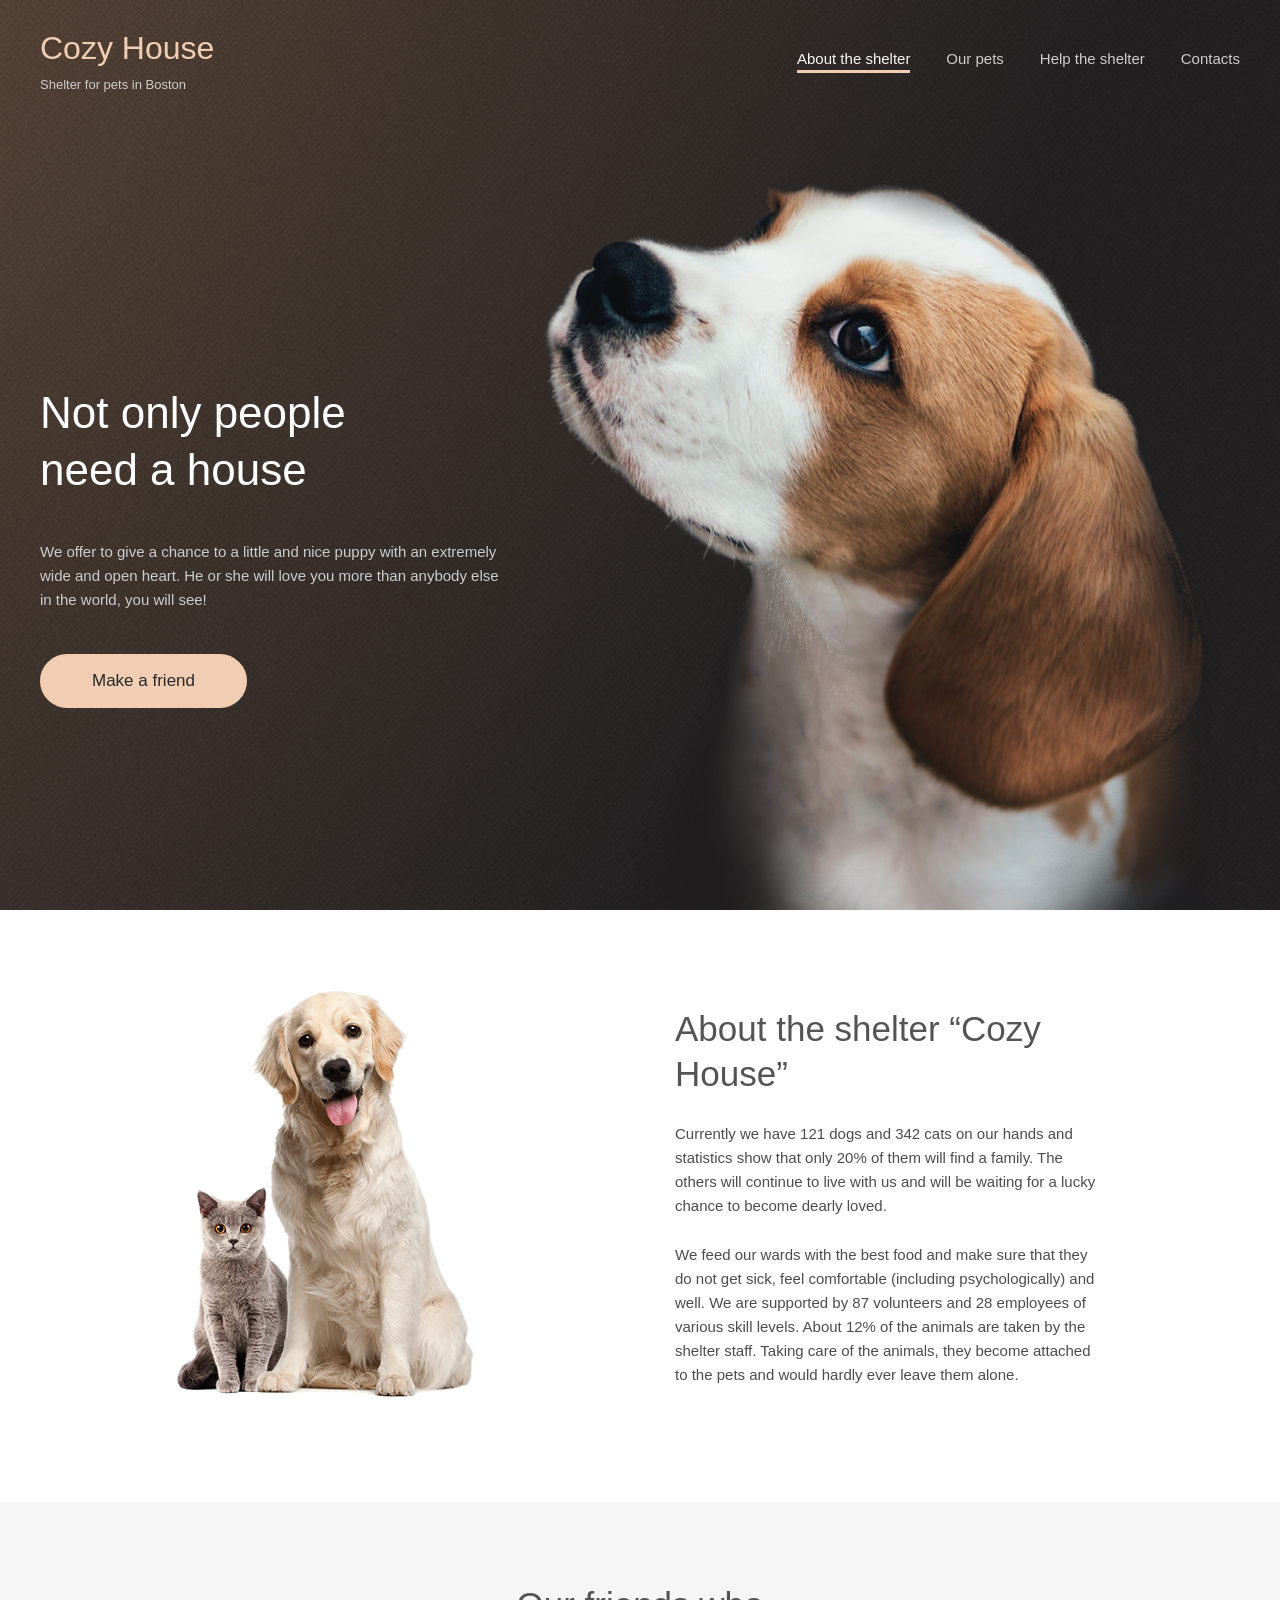
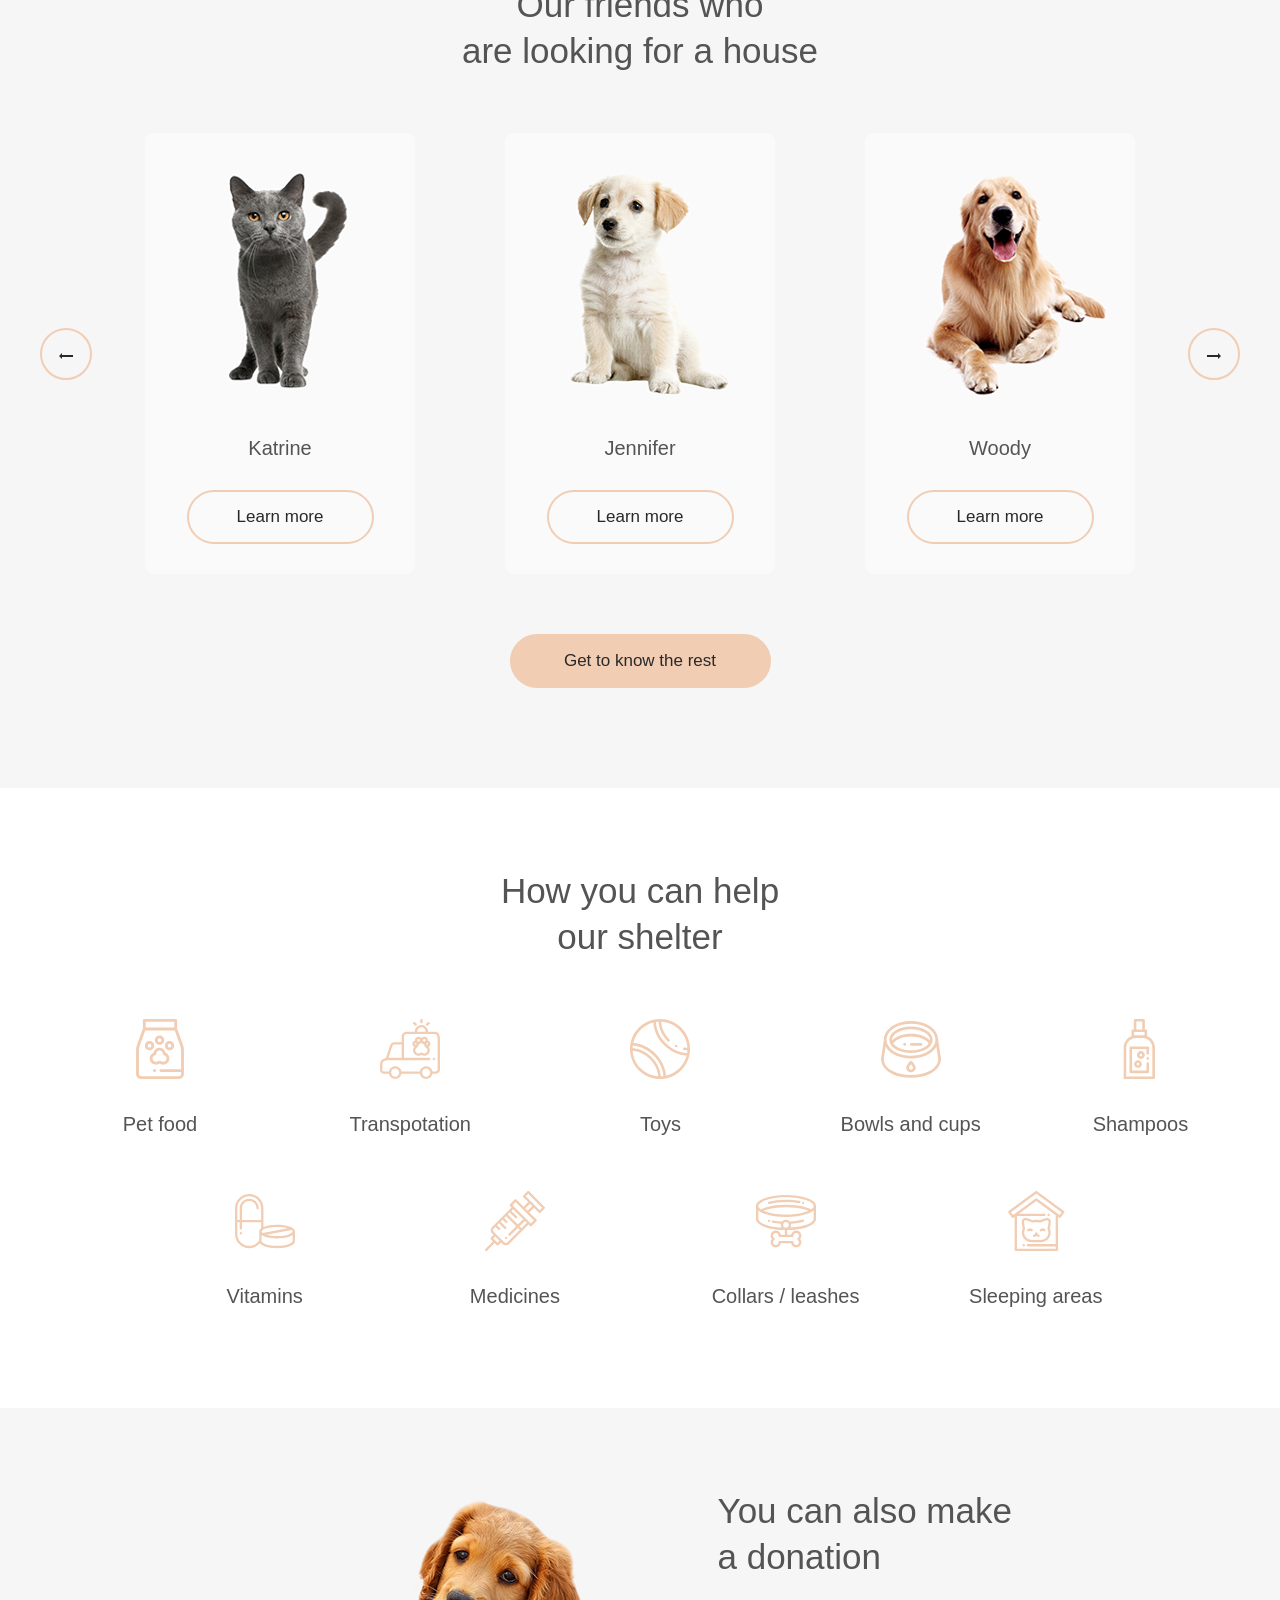
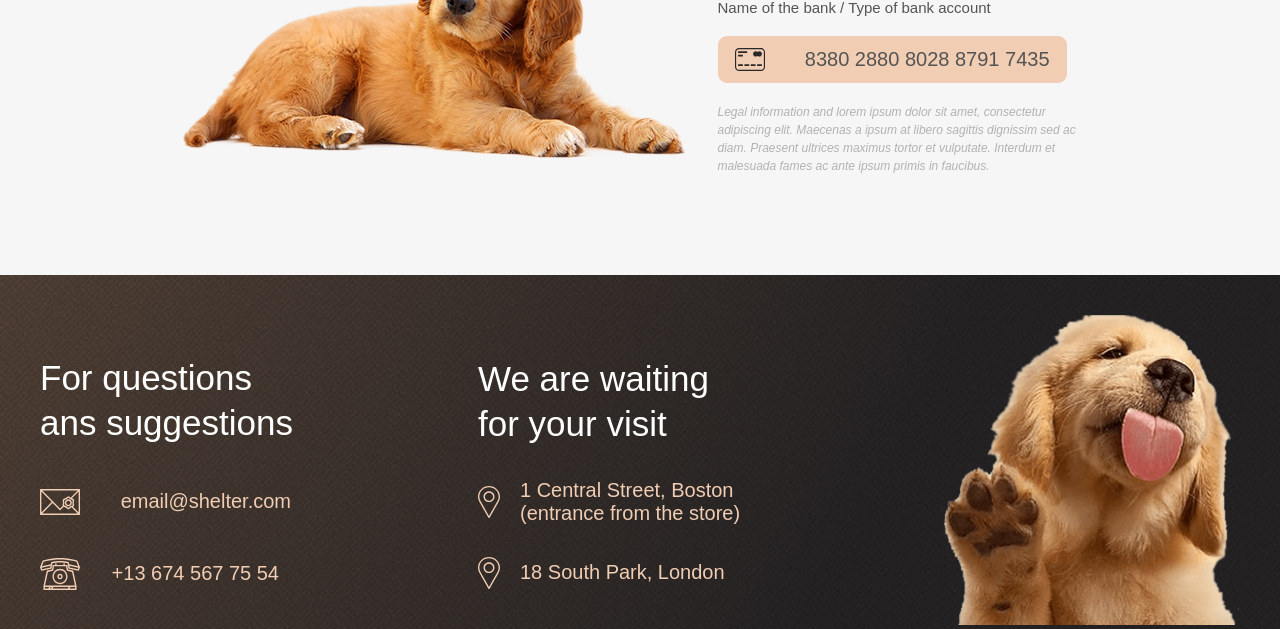
<file: index.html>
<!DOCTYPE html>
<html lang="en">

<head>
  <meta charset="UTF-8">
  <meta name="viewport" content="width=device-width, initial-scale=1.0">
  <link rel="stylesheet" href="style.css">
  <link rel="icon" href="src/img/favicon.png" type="image/png">
  <title>Cozy House</title>
</head>

<body>
  <header class="header">
    <section class="header-top">
      <div class="header-text-container">
        <div class="relative-container">  
          <h1>Cozy House</h1>
          <a href="index.html" class="overlay-link"></a>
        </div>
        <p>Shelter for pets in Boston</p>
      </div>

      <div class="header-list-container">
        <ul>
          <li class="selected-list"><a>About the shelter</a></li>
          <li><a href="pets.html">Our pets</a></li>
          <li><a href="#help">Help the shelter</a></li>
          <li><a href="#contacts">Contacts</a></li>
        </ul>
      </div>

      <div class="burger-container">
        <span></span>
        <span></span>
        <span></span>
      </div>

      <div class="burger-menu">
        <ul>
          <li class="selected-list"><a>About the shelter</a></li>
          <li><a href="pets.html">Our pets</a></li>
          <li><a href="#help">Help the shelter</a></li>
          <li><a href="#contacts">Contacts</a></li>
        </ul>
      </div>

      <div class="overlay z-index0"></div>
    </section>

    <section class="header-bottom">
      <div class="header-article-container">
        <div class="header-article-header-text-container">
          <h2>Not only people need a house</h2>
        </div>

        <div class="header-article-main-text">
          <p>
            We offer to give a chance to a little and nice puppy with an extremely wide and open heart.
            He or she will love you more than anybody else in the world, you will see!
          </p>
        </div>

        <div class="header-article-button-container relative-container">
          <div>
            <button class="header-article-button">Make a friend</button>
            <a href="#friends" class="overlay-link"></a>
          </div>  
        </div>
      </div>

      <div class="header-img-container">
        <img src="src/img/main-dog.png" alt="a dog who wants to find a friend">
      </div>
    </section>
  </header>

  <main class="main">
    <section class="about" id="about">
      <div class="about-img-container">
        <img src="src/img/about-pets.png" alt="a cat and a dog look at the screen together">
      </div>

      <div class="about-text-container">
        <div class="about-text-header-container">
          <h2>About the shelter “Cozy House”</h2>
        </div>

        <div class="about-text-fisrt-container">
          <p>
            Currently we have 121 dogs and 342 cats on our hands and statistics show that only 20% of them will find a
            family.
            The others will continue to live with us and will be waiting for a lucky chance to become dearly loved.
          </p>
        </div>

        <div class="about-text-second-container">
          <p>
            We feed our wards with the best food and make sure that they do not get sick, feel comfortable (including
            psychologically) and well. We are supported by 87 volunteers and 28 employees of various skill levels. About
            12% of the animals are taken by the shelter staff. Taking care of the animals, they become attached to the
            pets and would hardly ever leave them alone.
          </p>
        </div>
      </div>
    </section>

    <section class="looking" id="friends">
      <div class="looking-header-container">
        <h2>Our friends who
are looking for a house</h2>
      </div>

      <div class="looking-cards-container">
        <div class="looking-cards-left-arr-container item1 active-nav">
          <button>
            <img src="src/img/left-arr-act.svg" alt="a cute animal as well">
          </button>
        </div>

        <div class="looking-cards-outer-flex item2">
          <div class="looking-cards-block" id="katrine"></div>
          <div class="looking-cards-block" id="jennifer"></div>
          <div class="looking-cards-block" id="woody"></div>
        </div>

        <div class="looking-cards-left-arr-container item3 active-nav">
          <button>
            <img src="src/img/right-arr-act.svg" alt="a button to scroll pet cards to the right">
          </button>
        </div>
      </div>

      <div class="looking-main-button-container relative-cantainer"> 
        <button class="looking-main-button color-button">Get to know the rest</button>
        <a href="pets.html" class="overlay-link"></a>
      </div>
    </section>

    <section class="help" id="help">
      <div class="help-header-container">
        <h2>How you can help our shelter</h2>
      </div>

      <div class="help-examples-container">
        <div class="help-grid1">  
          <div class="help-examples-block">
            <div class="help-examples-block-img-container">
              <img src="src/img/icon-pet-food.svg" alt="an icon of dog food">
            </div>

            <div class="help-examples-block-text-container">
              <p>Pet food</p>
            </div>
          </div>

          <div class="help-examples-block">
            <div class="help-examples-block-img-container">
              <img src="src/img/icon-transportation.svg" alt="an icon of a car">
            </div>

            <div class="help-examples-block-text-container">
              <p>Transpotation</p>
            </div>
          </div>

          <div class="help-examples-block">
            <div class="help-examples-block-img-container">
              <img src="src/img/icon-toys.svg" alt="an icon of a baseball ball">
            </div>

            <div class="help-examples-block-text-container">
              <p>Toys</p>
            </div>
          </div>

          <div class="help-examples-block">
            <div class="help-examples-block-img-container">
              <img src="src/img/icon-bowls-and-cups.svg" alt="an icon of dishes for pets">
            </div>

            <div class="help-examples-block-text-container">
              <p>Bowls and cups</p>
            </div>
          </div>

          <div class="help-examples-block">
            <div class="help-examples-block-img-container">
              <img src="src/img/icon-shampoos.svg" alt="an icon of a shampoo bottle">
            </div>

            <div class="help-examples-block-text-container">
              <p>Shampoos</p>
            </div>
          </div>

          <div class="help-examples-block">
            <div class="help-examples-block-img-container">
              <img src="src/img/icon-vitamins.svg" alt="an icon of some medicines">
            </div>

            <div class="help-examples-block-text-container">
              <p>Vitamins</p>
            </div>
          </div>
          
          <div class="help-examples-block">
            <div class="help-examples-block-img-container">
              <img src="src/img/icon-medicines.svg" alt="an icon of a syringe">
            </div>

            <div class="help-examples-block-text-container">
              <p>Medicines</p>
            </div>
          </div>

          <div class="help-examples-block">
            <div class="help-examples-block-img-container">
              <img src="src/img/icon-collars-leashes.svg" alt="an icon of a collar">
            </div>

            <div class="help-examples-block-text-container">
              <p>Collars / leashes</p>
            </div>
          </div>

          <div class="help-examples-block">
            <div class="help-examples-block-img-container">
              <img src="src/img/icon-sleeping-area.svg" alt="an icon of a dog house">
            </div>

            <div class="help-examples-block-text-container">
              <p>Sleeping areas</p>
            </div>
          </div>
        </div>
      </div>
    </section>

    <section class="donation">
      <div class="donation-flex">  
        <div class="donation-img-container">
          <img src="src/img/donation-dog.png" alt="a golden puppy">
        </div>

        <div class="donation-article-container">
          <div class="donation-article-header-container">
            <h2>You can also make a donation</h2>
          </div>

          <div class="donation-article-text-container">
            <p>Name of the bank / Type of bank account</p>
          </div>

          <div class="donation-article-bank-container relative-container">
            <div class="donation-article-bank-img-container">
              <img src="src/img/credit-card.svg" alt="an icon of a credit card">
            </div>

            <div class="donation-article-bank-text-container">
              <p>8380 2880 8028 8791 7435</p>
            </div>
            <a href="#" class="overlay-link"></a>
          </div>

          <div class="donation-article-additional-text-container">
            <p>
              Legal information and lorem ipsum dolor sit amet, consectetur adipiscing elit.
              Maecenas a ipsum at libero sagittis dignissim sed ac diam.
              Praesent ultrices maximus tortor et vulputate.
              Interdum et malesuada fames ac ante ipsum primis in faucibus.
            </p>
          </div>
        </div>
      </div>
    </section>
  </main>

  <footer class="footer" id="contacts">
    <div class="footer-questions-container">
      <div class="footer-questions-header-container">
        <h2>For questions ans suggestions</h2>
      </div>

      <div class="footer-questions-email-conatiner relative-container">
        <div class="footer-questions-email-img-container">
          <img src="src/img/icon-email.svg" alt="an icon of an envelope">
        </div>

        <div class="footer-questions-email-text-container">
          <p>email@shelter.com</p>
        </div>
        <a href="mailto:email@shelter.com" class="overlay-link"></a>
      </div>

      <div class="footer-questions-phone-conatiner relative-container">
        <div class="footer-questions-phone-img-container">
          <img src="src/img/icon-phone.svg" alt="an icon of a telephone">
        </div>

        <div class="footer-questions-email-text-container">
          <p>+13 674 567 75 54</p>
        </div>
        <a href="tel:+136745677554" class="overlay-link"></a>
      </div>
    </div>

    <div class="footer-location-container">
      <div class="footer-location-header-container">
        <h2>We are waiting for your visit</h2>
      </div>

      <div class="footer-location-line-container relative-container">
        <div class="footer-location-line-img-container">
          <img src="src/img/icon-marker.svg" alt="an icon of a point of the map">
        </div>

        <div class="footer-location-line-text-container">
          <p>1 Central Street, Boston (entrance from the store)</p>
        </div>
        <a href="https://maps.google.com/?q=1+Central+Street,+Boston,+MA" class="overlay-link"></a>
      </div>

      <div class="footer-location-line-container relative-container">
        <div class="footer-location-line-img-container">
          <img src="src/img/icon-marker.svg" alt="an icon of a point of the map">
        </div>

        <div class="footer-location-line-text-container">
          <p>18 South Park, London</p>
        </div>
        <a href="https://maps.google.com/?q=18+South+Park,+London" class="overlay-link"></a>
      </div>
    </div>

    <div class="footer-main-img-container">
      <img src="src/img/footer-puppy.png" alt="a really cute golden puppy with his tongue">
    </div>
  </footer>
  <script src="main.js"></script>
</body>

</html>
</file>
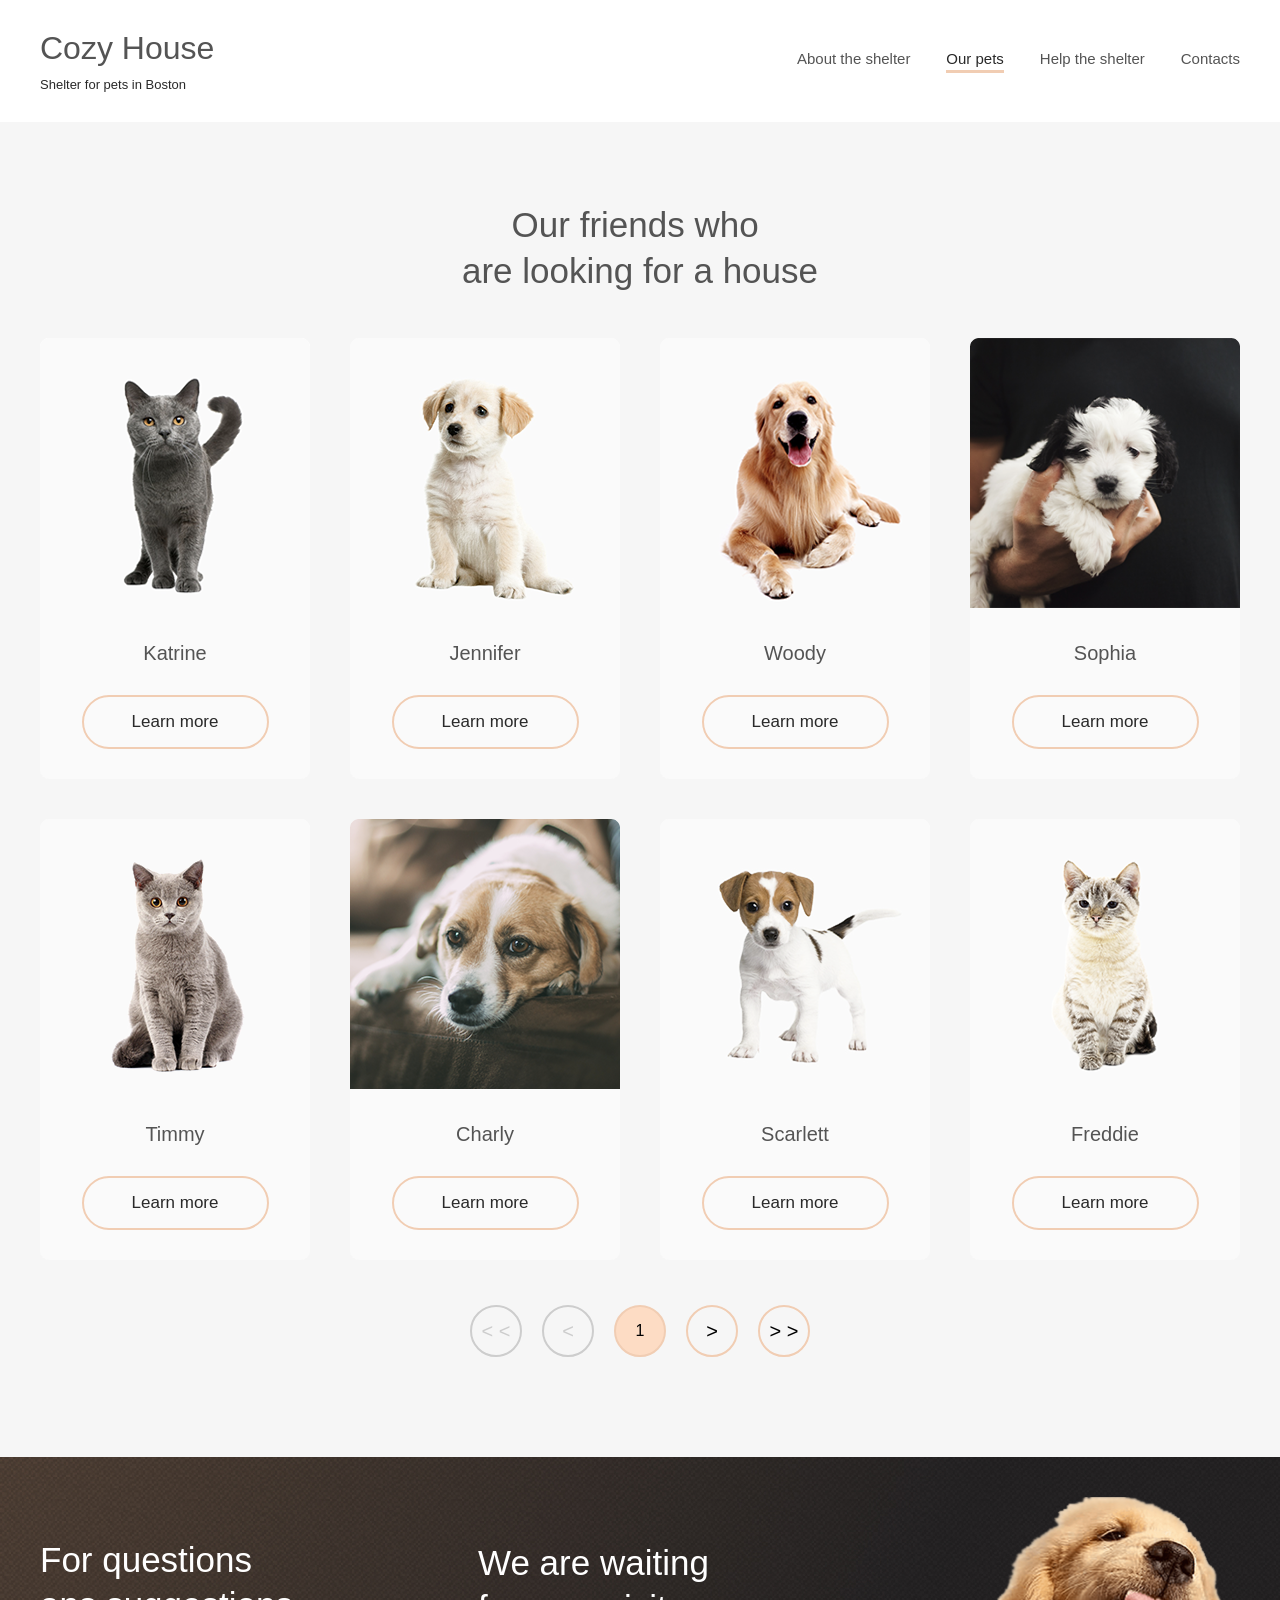
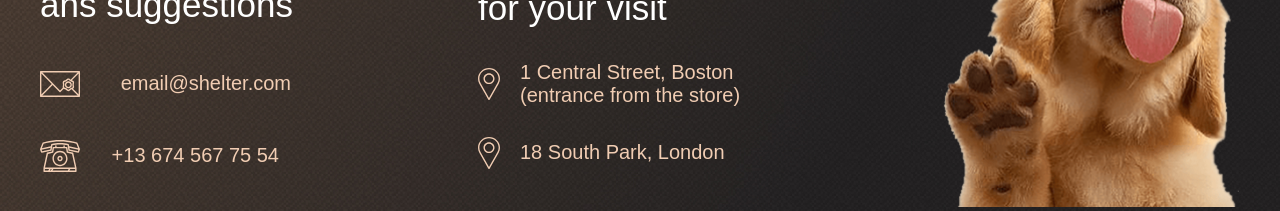
<file: pets.html>
<!DOCTYPE html>
<html lang="en">

<head>
  <meta charset="UTF-8">
  <meta name="viewport" content="width=device-width, initial-scale=1.0">
  <link rel="stylesheet" href="pets.css">
  <link rel="icon" href="src/img/favicon.png" type="image/png">
  <title>Cozy House</title>
</head>

<body>
  <header class="header">
    <section class="header-top">
      <div class="header-text-container">
        <div class="relative-container">  
          <h1>Cozy House</h1>
          <a href="index.html" class="overlay-link"></a>
        </div>
        <p>Shelter for pets in Boston</p>
      </div>

      <div class="header-list-container">
        <ul>
          <li><a href="index.html#about">About the shelter</a></li>
          <li class="selected-text"><a>Our pets</a></li>
          <li><a href="index.html#help">Help the shelter</a></li>
          <li><a href="#contacts">Contacts</a></li>
        </ul>
      </div>

      <div class="burger-container">
        <span></span>
        <span></span>
        <span></span>
      </div>

      <div class="burger-menu">
        <ul>
          <li><a href="index.html#about">About the shelter</a></li>
          <li class="selected-list">Our pets</li>
          <li><a href="index.html#help">Help the shelter</a></li>
          <li><a href="#contacts">Contacts</a></li>
        </ul>
      </div>

      <div class="overlay z-index0"></div>
    </section>
  </header>

  <main class="main">
    <div class="main-flex-container">
      <div class="main-header-container">
        <h2>Our friends who 
are looking for a house</h2>
      </div>

      <div class="main-grid-container">
        <div class="looking-cards-block" id="Katrine">
          <div class="looking-cards-block-img-container">
            <img src="src/img/pets-katrine.png" alt="a cute cat">
          </div>

          <div class="looking-cards-block-name-container">
            <p>Katrine</p>
          </div>

          <div class="looking-cards-block-button-container">
            <button class="looking-cards-block-button white-button">Learn more</button>
          </div>
        </div>

        <div class="looking-cards-block" id="Jennifer">
          <div class="looking-cards-block-img-container">
            <img src="src/img/pets-jennifer.png" alt="a cute white puppy">
          </div>

          <div class="looking-cards-block-name-container">
            <p>Jennifer</p>
          </div>

          <div class="looking-cards-block-button-container">
            <button class="looking-cards-block-button white-button">Learn more</button>
          </div>
        </div>

        <div class="looking-cards-block" id="Woody">
          <div class="looking-cards-block-img-container">
            <img src="src/img/pets-woody.png" alt="a cute golden dog">
          </div>

          <div class="looking-cards-block-name-container">
            <p>Woody</p>
          </div>

          <div class="looking-cards-block-button-container">
            <button class="looking-cards-block-button white-button">Learn more</button>
          </div>
        </div>

        <div class="looking-cards-block" id="Sophia">
          <div class="looking-cards-block-img-container">
            <img src="src/img/sophia.png" alt="a cute dog">
          </div>

          <div class="looking-cards-block-name-container">
            <p>Sophia</p>
          </div>

          <div class="looking-cards-block-button-container">
            <button class="looking-cards-block-button white-button">Learn more</button>
          </div>
        </div>

        <div class="looking-cards-block" id="Timmy">
          <div class="looking-cards-block-img-container">
            <img src="src/img/timmy.png" alt="a cute gray cat">
          </div>

          <div class="looking-cards-block-name-container">
            <p>Timmy</p>
          </div>

          <div class="looking-cards-block-button-container">
            <button class="looking-cards-block-button white-button">Learn more</button>
          </div>
        </div>

        <div class="looking-cards-block" id="Charly">
          <div class="looking-cards-block-img-container">
            <img src="src/img/charly.png" alt="a cute dog lying in a bed">
          </div>

          <div class="looking-cards-block-name-container">
            <p>Charly</p>
          </div>

          <div class="looking-cards-block-button-container">
            <button class="looking-cards-block-button white-button">Learn more</button>
          </div>
        </div>

        <div class="looking-cards-block" id="Scarlett">
          <div class="looking-cards-block-img-container">
            <img src="src/img/scarlet.png" alt="a cute puppy">
          </div>

          <div class="looking-cards-block-name-container">
            <p>Scarlett</p>
          </div>

          <div class="looking-cards-block-button-container">
            <button class="looking-cards-block-button white-button">Learn more</button>
          </div>
        </div>

        <div class="looking-cards-block" id="Freddie">
          <div class="looking-cards-block-img-container">
            <img src="src/img/freddie.png" alt="a cute bright kitten">
          </div>

          <div class="looking-cards-block-name-container">
            <p>Freddie</p>
          </div>

          <div class="looking-cards-block-button-container">
            <button class="looking-cards-block-button white-button">Learn more</button>
          </div>
        </div>
      </div>

      <div class="main-buttons-container">
        <div class="main-button main-button-double-left inactive-nav">
          &lt; &lt;
        </div>

        <div class="main-button main-button-left inactive-nav">
          &lt;
        </div>

        <div class="sheet-number">
          1
        </div>

        <div class="main-button main-button-right active-nav">
          &gt;
        </div>

        <div class="main-button main-button-double-right active-nav">
          &gt; &gt;
        </div>
      </div>
    </div>
  </main>

  <footer class="footer" id="contacts">
    <div class="footer-questions-container">
      <div class="footer-questions-header-container">
        <h2>For questions ans suggestions</h2>
      </div>

      <div class="footer-questions-email-conatiner relative-container">
        <div class="footer-questions-email-img-container">
          <img src="src/img/icon-email.svg" alt="an icon of an envelope">
        </div>

        <div class="footer-questions-email-text-container">
          <p>email@shelter.com</p>
        </div>
        <a href="mailto:email@shelter.com" class="overlay-link"></a>
      </div>

      <div class="footer-questions-phone-conatiner relative-container">
        <div class="footer-questions-phone-img-container">
          <img src="src/img/icon-phone.svg" alt="an icon of a telephone">
        </div>

        <div class="footer-questions-email-text-container">
          <p>+13 674 567 75 54</p>
        </div>
        <a href="tel:+136745677554" class="overlay-link"></a>
      </div>
    </div>

    <div class="footer-location-container">
      <div class="footer-location-header-container">
        <h2>We are waiting for your visit</h2>
      </div>

      <div class="footer-location-line-container relative-container">
        <div class="footer-location-line-img-container">
          <img src="src/img/icon-marker.svg" alt="an icon of a point of the map">
        </div>

        <div class="footer-location-line-text-container">
          <p>1 Central Street, Boston (entrance from the store)</p>
        </div>
        <a href="https://maps.google.com/?q=1+Central+Street,+Boston,+MA" class="overlay-link"></a>
      </div>

      <div class="footer-location-line-container relative-container">
        <div class="footer-location-line-img-container">
          <img src="src/img/icon-marker.svg" alt="an icon of a point of the map">
        </div>

        <div class="footer-location-line-text-container">
          <p>18 South Park, London</p>
        </div>
        <a href="https://maps.google.com/?q=18+South+Park,+London" class="overlay-link"></a>
      </div>
    </div>

    <div class="footer-main-img-container">
      <img src="src/img/footer-puppy.png" alt="a really cute golden puppy with his tongue">
    </div>
  </footer>
  <script src="pets.js"></script>
</body>

</html>
</file>
<file: style.css>
* {
  padding: 0;
  margin: 0;
  box-sizing: border-box;
}

ul,
ol {
  list-style: none;
  margin: 0;
  padding: 0;
}

button {
  background: none;
  border: none;
  padding: 0;
  margin: 0;
  font: inherit;
  color: inherit;
  cursor: pointer;
  outline: none;
}

a {
  text-decoration: none;
  color: inherit;
  background-color: transparent;
  cursor: pointer;
}

a,
button,
.card-size-dec,
.contact a,
.footer-icons-container a,
.wishing-button-container,
.timer-button-container,
.gifts-card-main-text,
.header-nav-list a,
.burger-container,
.slide-card-box {
  transition: all 0.3s cubic-bezier(0.4, 0, 0.2, 1);
}

h2 {
  font-weight: 400;
}

html {
  scroll-behavior: smooth;
  background-color: #e5e5e5;
}


:root {
  --xwite: #F6F6F6;
  --xgray: #CDCDCD;
  --xdark-gray: #545454;
  --xblack: #292929;
  --kind-ligh: #FDDCC4;
  --kind-dark: #F1CDB3;
  --xradial: radial-gradient(#5B483A, #262425);
  --georgia: Georgia, sans-serif;
  --arial: Arial, sans-serif;
  --side-padding: 0px 40px;
  --tablet: 810px;
}

@media (hover:hover){
  .header-list-container li:hover {
    color: #FAFAFA;
    font-weight: 500;
  }

  .header-article-button-container:hover {
    background-color: #FAFAFA;
    cursor: pointer;
  }

  .looking-cards-block-button-container:hover {
    background-color: #FDDCC4;
    cursor: pointer;
  }

  .looking-main-button-container:hover {
    background-color: #FAFAFA;
    cursor: pointer;
  }
  
  .donation-article-bank-container:hover {
    background-color: #FAFAFA;
    cursor: pointer;
  }

  .active-nav:hover {
    cursor: pointer;
    background-color: #FDDCC4;
  }

  .burger-menu li:hover {
    color: #FAFAFA;
  }

  .burger-container:hover {
    cursor: pointer;
  }
  
}

body {
  max-width: 1280px;
  width: 100%;
  font-family: var(--arial);
  background-color: #fff;
  overflow-x: hidden;
}

.body-disabled {
  pointer-events: none;
}

h1 {
  font-family: var(--georgia);
  color: #F1CDB3;
  font-size: 32px;
  letter-spacing: 6%;
  font-weight: 400;
  margin-bottom: 10px;
}

html {
  display: flex;
  justify-content: center;
}

.header-text-container p {
  color: #CDCDCD;
  font-size: 13px;
  letter-spacing: 10%;
  font-weight: 400;
}

header {
  background: url('src/img/header.jpg') no-repeat center / cover;
  padding: 30px 40px 0 40px;
}


.header-top {
  display: flex;
  justify-content: space-between;
  align-items: center;
  margin-bottom: 90px;
}

.header-list-container {
  max-width: 443px;
  width: 100%;
  font-size: 15px;
  font-weight: 400;
}

.header-list-container ul {
  display: flex;
  justify-content: space-between;
  color: #CDCDCD;
}

.header-list-container li {
  padding-bottom: 3px;
}


.header-bottom {
  display: flex;
  justify-content: space-between;
  align-items: center;
}


.header-article-container {
  display: flex;
  flex-direction: column;
  gap: 42px;
}

.header-article-header-text-container {
  max-width: 310px;
  width: 100%;
}

.header-article-header-text-container h2 {
  color: #FFFFFF;
  font-size: 44px;
  line-height: 130%;
  font-family: var(--georgia);
  font-weight: 400;
}

.header-article-main-text {
  max-width: 460px;
  width: 100%;
}

.header-article-main-text p {
  color: #CDCDCD;
  font-size: 15px;
  line-height: 160%;
}

.header-article-button-container {
  display: flex;
  justify-content: center;
  background-color: #F1CDB3;
  border: 2px solid #F1CDB3;
  padding: 15px 0;
  border-radius: 100px;
  max-width: 207px;
  width: 100%;
  transition: 0.5s;
}

.header-article-button-container button {
  color: var(--xblack);
  font-size: 17px;
  letter-spacing: 6%;
  font-family: var(--georgia);
}

.header-img-container {
  max-width: 698px;
  width: 100%;
  display: block;
  margin-bottom: -4px;
}

.header-img-container img {
  width: 100%;
}

@media (max-width: 810px) {
  .header-top {
    margin-bottom: 60px;
  }

  .header-bottom {
    flex-direction: column;
    gap: 100px;
  }

  .header-img-container {
    max-width: 569px;
    width: 100%;
    align-self: flex-end;
  }

  .header-article-button-container {
    align-self: center;
  }
}

.burger-container {
  display: none;
  width: 30px;
  flex-direction: column;
  gap: 10px;
}

.burger-container span {
  display: block;
  width: 100%;
  height: 2px;
  background-color: #F1CDB3;
}

.active-burger {
  pointer-events: auto;
}

.active-burger :first-child {
  transform: translate(-12px, 12px) rotate(90deg);
  transition: all 0.5s;
}

.active-burger :nth-child(2) {
  transform: rotate(90deg);
  transition: all 0.5s;
}

.active-burger :last-child {
  transform: translate(12px, -12px) rotate(90deg);
  transition: all 0.5s;
}

.burger-menu {
  display: flex;
  align-items: center;
  justify-content: center;
  position: absolute;
  z-index: 1;
  top: 0;
  right: -100vw;
  width: 320px;
  background-color: #292929;
  height: 100vh;
  transition: all 0.6s;
  pointer-events: auto;
}

.active-burger-menu {
  right: 0;
}

.burger-menu ul {
  text-align: center;
  display: flex;
  flex-direction: column;
  gap: 40px;
}

.burger-menu li {
  font-size: 32px;
  color: #CDCDCD;
}

.overlay {
  display: block;
  position: absolute;
  top: 0;
  left: 0;
  width: 100vw;
  height: 100vh;
  pointer-events: auto;
}

.z-index0 {
  z-index: -1;
}


.selected-list {
  color: #FAFAFA !important;
  border-bottom: 3px solid #F1CDB3;
  pointer-events: none;
  cursor: default;
  padding-bottom: 5px;
}

@media (max-width: 732px) {
  .header-list-container {
    display: none;
  }

  .burger-container {
    display: flex;
    z-index: 2;
  }
}

@media (max-width: 384px) {
  .header {
    padding: 30px 20px 0 20px;
  }

  .header-article {
    align-items: center;
  }

  .header-article-header-text-container h2 {
    font-size: 25px;
    text-align: center;
  }

  .header-article-main-text p {
    text-align: center;
  }

}

.about {
  padding: var(--side-padding);
  margin: 80px 0 100px 0;
  padding: 0 175px 0 175px;
  display: flex;
  justify-content: space-between;
  gap: 30px;
  align-items: center;
}


@media (max-width: 950px) {
  .about {
    padding: 0 100px 0 100px;
  }
}

@media (max-width: 810px) {
  .about {
    flex-direction: column;
    gap: 80px;
  }

  .about-img-container {
    order: 1;
  }
}

@media (max-width: 518px) {
  .about {
    padding: 0 50px 0 50px;
  }
}

.about-img-container {
  max-width: 300px;
  width: 100%;
}

.about-img-container img {
  width: 100%;
}

.about-text-container {
  max-width: 430px;
  width: 100%;
  display: flex;
  flex-direction: column;
  gap: 25px;
}

.about-text-header-container {
  max-width: 370px;
  width: 100%;
}

.about-text-header-container h2 {
  font-family: var(--georgia);
  font-size: 35px;
  line-height: 130%;
  letter-spacing: 6%;
  color: #545454;
}

@media (max-width: 408px) {
  .about {
    margin: 42px 0 42px 0;
    padding: 0 25px;
  }

  .about-text-header-container h2 {
    text-align: center;
    font-size: 25px;
  }
}

.about-text-fisrt-container p {
  font-size: 15px;
  color: #4C4C4C;
  line-height: 160%;
}

.about-text-second-container p {
  font-size: 15px;
  color: #4C4C4C;
  line-height: 160%;
}

.looking {
  background-color: #F6F6F6;
  padding: 80px 40px 100px 40px;
  display: flex;
  flex-direction: column;
  align-items: center;
  gap: 60px;
}

.looking-header-container {
  max-width: 400px;
  width: 100%;
  text-align: center;
}

.looking-header-container h2 {
  white-space: pre;
  color: #545454;
  font-size: 35px;
  line-height: 130%;
  letter-spacing: 6%;
  font-family: var(--georgia);
}

.looking-cards-container {
  max-width: 1200px;
  width: 100%;
  display: flex;
  justify-content: space-between;
  align-items: center;
  gap: 12px;
}

.looking-cards-outer-flex {
  overflow-x: hidden;
  max-width: 990px;
  width: 100%;
  display: flex;
  justify-content: space-between;
}

.looking-cards-block {
  border-radius: 9px;
  background-color: #FAFAFA;
  max-width: 270px;
  width: 100%;
  display: flex;
  align-items: center;
  flex-direction: column;
  gap: 30px;
}

.looking-cards-block-name-container p {
  color: #545454;
  font-size: 20px;
  letter-spacing: 6%;
  font-family: var(--georgia);
}

.looking-cards-block-button-container {
  padding: 15px 0;
  margin-bottom: 30px;
  max-width: 187px;
  width: 100%;
  display: flex;
  justify-content: center;
  align-items: center;
  border-radius: 100px;
  border: 2px solid #F1CDB3;
  transition: 0.5s;
}

.looking-cards-block-button {
  color: #292929;
  font-size: 17px;
  font-family: var(--georgia);
  letter-spacing: 6%;
}


.looking-main-button-container {
  position: relative;
  max-width: 261px;
  width: 100%;
  padding: 15px 0;
  display: flex;
  justify-content: center;
  background-color: #F1CDB3;
  border: 2px solid #F1CDB3;
  border-radius: 100px;
  transition: 0.5s;
}

.relative-container {
  position: relative;
}

.overlay-link {
  position: absolute;
  display: block;
  width: 100%;
  height: 100%;
  top: 0;
  left: 0;
  border-radius: 100px;
}

.looking-main-button {
  color: #292929;
  font-size: 17px;
  letter-spacing: 6%;
  font-family: var(--georgia);
}

@media (max-width: 1032px) {
  .looking-cards-outer-flex > :last-child {
    display: none;
  }

  .looking {
    padding: 80px 30px 100px 30px;
  }

  .looking-cards-outer-flex {
    max-width: 600px;
  }
}

@media (max-width: 734px) {
    .looking {
      padding: 42px 10px 42px 10px;
      gap: 42px;
    }

    .looking-cards-outer-flex > :nth-child(2) {
       display: none;
    }

    .looking-cards-outer-flex {
      max-width: 300px;
       justify-content: center;
    }

    .looking-cards-container {
      display: grid;
      place-items: center;
      gap: 20px;
      grid-template-columns: repeat(2, 1fr);
      grid-template-areas: 
      'item2 item2'
      'item1 item3';
    }

    .item1 { grid-area: item1; }
    .item2 { grid-area: item2; }
    .item3 { grid-area: item3; }

    .looking-header-container h2 {
      font-size: 25px;
      white-space: normal;
    }
}

.help {
  padding: 80px 40px 100px 40px;
  display: flex;
  flex-direction: column;
  gap: 60px;
  align-items: center;
}

.help-header-container {
  max-width: 308px;
  width: 100%;
}

.help-header-container h2 {
  text-align: center;
  color: #545454;
  font-size: 35px;
  font-family: var(--georgia);
  letter-spacing: 6%;
  line-height: 130%;
}

.help-examples-container {
  max-width: 1126px;
  width: 100%;
  display: flex;
  flex-direction: column;
  align-items: center;
  gap: 55px;
}

.help-grid1{
  width: 100%;
  display: grid;
  grid-template-columns: repeat(9, 1fr);
  row-gap: 55px;
}

.help-grid1 > :nth-child(1) {
  grid-row: 1;
  grid-column: 1 / 3;
}

.help-grid1 > :nth-child(2) {
  grid-row: 1;
  grid-column: 3 / 5;
}

.help-grid1 > :nth-child(3) {
  grid-row: 1;
  grid-column: 5 / 7;
}

.help-grid1 > :nth-child(4) {
  grid-row: 1;
  grid-column: 7 / 9;
}

.help-grid1 > :nth-child(5) {
  grid-row: 1;
  grid-column: 9 / 10;
}

.help-grid1 > :nth-child(6) {
  grid-row: 2;
  grid-column: 2 / 3;
}

.help-grid1 > :nth-child(7) {
  grid-row: 2;
  grid-column: 4 / 5;
}

.help-grid1 > :nth-child(8) {
  grid-row: 2;
  grid-column: 6 / 8;
}

.help-grid1 > :nth-child(9) {
  grid-row: 2;
  grid-column: 8 / 10;
}

.help-examples-block {
  max-width: 166px;
  width: 100%;
  display: flex;
  flex-direction: column;
  align-items: center;
  gap: 30px;
}

.help-examples-block-img-container {
  max-width: 60px;
  width: 100%;
}

.help-examples-block-text-container p{
  color: #545454;
  font-family: var(--georgia);
  font-size: 20px;
  letter-spacing: 6%;
}

@media (max-width: 885px) {
  .help-grid1 {
    grid-template-columns: repeat(3, 1fr);
  }

  .help-grid1 > :nth-child(1),
  .help-grid1 > :nth-child(2),
  .help-grid1 > :nth-child(3),
  .help-grid1 > :nth-child(4),
  .help-grid1 > :nth-child(5),
  .help-grid1 > :nth-child(6),
  .help-grid1 > :nth-child(7),
  .help-grid1 > :nth-child(8),
  .help-grid1 > :nth-child(9) {
    grid-row: auto;
    grid-column: auto;
    margin: 0 auto;
  }
}

@media (max-width: 593px) {
  .help {
    padding: 42px 10px 42px 10px;
    gap: 42px;
  }

  .help p {
    font-size: 15px;
  }

  .help-grid1 {
    grid-template-columns: 1fr 1fr;
    row-gap: 30px;
  }

  .help-header-container {
    max-width: 220px;
  }

  .help-header-container h2 {
    font-size: 25px;
  }

  .help-examples-block {
    gap: 20px;
  }
}

.donation {
  display: flex;
  justify-content: center;
  padding: 80px 0 100px 0;
  background-color: #F6F6F6;
}

.donation-flex {
  max-width: 915px;
  width: 100%;
  display: flex;
  justify-content: space-between;
  align-items: center;
}

.donation-img-container {
  max-width: 505px;
  width: 100%;
}

.donation-article-container {
  display: flex;
  flex-direction: column;
  gap: 20px;
  max-width: 380px;
  width: 100%;
}

.donation-article-header-container {
  max-width: 300px;
  width: 100%;
}

.donation-article-header-container h2 {
  color: #545454;
  font-family: var(--georgia);
  font-size: 35px;
  line-height: 130%;
  letter-spacing: 6%;
}

.donation-article-text-container p {
  color: #545454;
  font-size: 15px;
  font-family: var(--georgia);
  letter-spacing: 6%;
}

.donation-article-bank-container {
  max-width: 349px;
  width: 100%;
  display: flex;
  padding: 10px 15px;
  background-color: #F1CDB3;
  border-radius: 9px;
  justify-content: space-between;
  align-items: center;
  border: 2px solid #F1CDB3;
  transition: 0.5s;
}

.donation-article-bank-img-container {
  display: flex;
  align-items: center;
  max-width: 30px;
  width: 100%;
}

.donation-article-bank-text-container p{
  color: #545454;
  letter-spacing: 6%;
  font-size: 20px;
  font-family: var(--georgia);
}

.donation-article-additional-text-container {
  max-width: 380px;
  width: 100%;
}

.donation-article-additional-text-container p {
  color: #B2B2B2;
  font-size: 12px;
  line-height: 18px;
  font-style: italic;
}

@media (max-width: 900px) {
  .donation-flex {
    flex-direction: column;
    gap: 60px;
  }

  .donation-img-container {
    order: 1;
  }

  .donation-img-container img {
    width: 100%;
  }
}

@media (max-width: 432px) {
  .donation {
    padding: 42px 10px;
  }

  .donation-article-text-container p {
    letter-spacing: 0;
  }

  .donation-article-additional-text-container {
    max-width: 349px;
    width: auto;
  }
  
  .donation-flex {
    gap: 42px;
  }

  .donation-article-container {
    align-items: center;
  }

  .donation-article-bank-text-container p {
    font-size: 15px;
    letter-spacing: 0;
  }

  .donation-article-header-container h2 {
    font-size: 25px;
    text-align: center;
  }

  .donation-article-bank-container {
    justify-content: start;
    gap: 10px;
  }
}

.footer {
  background: url('src/img/header.jpg') no-repeat center / cover;
  padding: 40px 40px 0 40px;
  display: flex;
  justify-content: space-between;
  align-items: center;
  gap: 30px;
}

.footer-questions-container {
  width: 278px;
  min-width: 278px;
  display: flex;
  flex-direction: column;
  gap: 40px;
}

.footer-questions-header-container h2 {
  color: #FFFFFF;
  font-size: 35px;
  font-family: var(--georgia);
  line-height: 130%;
  letter-spacing: 6%;
}

.footer-questions-email-conatiner {
  max-width: 251px;
  width: 100%;
  display: flex;
  justify-content: space-between;
  align-items: center;
}

.footer-questions-email-img-container {
  display: flex;
  align-items: center;
  max-width: 40px;
  width: 100%;
}

.footer-questions-email-text-container p {
  color: #F1CDB3;
  font-size: 20px;
  font-family: var(--georgia);
  letter-spacing: 6%;
}

.footer-questions-phone-conatiner {
  display: flex;
  justify-content: space-between;
  align-items: center;
  max-width: 239px;
  width: 100%;
}

.footer-questions-phone-img-container {
  display: flex;
  align-items: center;
  max-width: 40px;
  width: 100%;
}

.footer-location-container {
  width: 302px;
  min-width: 302px;
  display: flex;
  flex-direction: column;
  gap: 32px;
}

.footer-location-header-container {
  max-width: 270px;
  width: 100%;
}

.footer-location-header-container h2{
  color: #FFFFFF;
  font-size: 35px;
  font-family: var(--georgia);
  line-height: 130%;
  letter-spacing: 6%;
}

.footer-location-line-container {
  display: flex;
  justify-content: space-between;
  align-items: center;
}

.footer-location-line-img-container {
  min-width: 22px;
  width: 100%;
  display: flex;
  align-items: center;
}

.footer-location-line-text-container {
  min-width: 260px;
  width: 100%;
}

.footer-location-line-text-container p{
  color: #F1CDB3;
  font-family: var(--georgia);
  font-size: 20px;
  line-height: 115%;
  letter-spacing: 6%;
}

.active-nav {
  display: flex;
  justify-content: center;
  align-items: center;
  width: 52px;
  height: 52px;
  border: 2px solid #F1CDB3;
  border-radius: 50%;
  transition: 0.5s;
}

@media (max-width: 996px) {
  .footer {
    flex-wrap: wrap;
    row-gap: 65px;
  }

  .footer-main-img-container {
    margin: 0 auto;
  }  
}

@media (max-width: 700px) {
  .footer {
    flex-direction: column;
    align-items: center;
    padding: 40px 10px 0 10px;
  }

  .footer-questions-header-container h2 {
    font-size: 25px;
    text-align: center;
  }

  .footer-location-header-container h2 {
    font-size: 25px;
    text-align: center;
  }

  .footer-main-img-container {
    max-width: 260px;
    width: 100%;
  }

  .footer-main-img-container img {
    width: 100%;
  }

}
</file>
<file: pets.css>
* {
  padding: 0;
  margin: 0;
  box-sizing: border-box;
}

ul,
ol {
  list-style: none;
  margin: 0;
  padding: 0;
}

button {
  background: none;
  border: none;
  padding: 0;
  margin: 0;
  font: inherit;
  color: inherit;
  cursor: pointer;
  outline: none;
}

a {
  text-decoration: none;
  color: inherit;
  background-color: transparent;
  cursor: pointer;
}

a,
button,
.card-size-dec,
.contact a,
.footer-icons-container a,
.wishing-button-container,
.timer-button-container,
.gifts-card-main-text,
.header-nav-list a,
.burger-container,
.slide-card-box {
  transition: all 0.3s cubic-bezier(0.4, 0, 0.2, 1);
}

h2 {
  font-weight: 400;
}

html {
  scroll-behavior: smooth;
  background-color: #e5e5e5;
}

:root {
  --xwite: #F6F6F6;
  --xgray: #CDCDCD;
  --xdark-gray: #545454;
  --xblack: #292929;
  --kind-ligh: #FDDCC4;
  --kind-dark: #F1CDB3;
  --xradial: radial-gradient(#5B483A, #262425);
  --georgia: Georgia, sans-serif;
  --arial: Arial, sans-serif;
  --side-padding: 0px 40px;
}

@media (hover:hover){
  .header-list-container li:hover {
    color: #292929;
    font-weight: 500;
  }

  .looking-cards-block-button-container:hover {
    background-color: #FDDCC4;
    cursor: pointer;
  }

  .active-nav:hover {
    cursor: pointer;
    background-color: #FDDCC4;
  }

  .sheet-number:hover {
    background-color: #FAFAFA;
    cursor: pointer;
  }

  .inactive-nav {
    pointer-events: none;
  }

  .burger-menu li:hover {
    color: #FAFAFA;
  }

  .burger-container:hover {
    cursor: pointer;
  }
}

body {
  max-width: 1280px;
  width: 100%;
  font-family: var(--arial);
  background-color: #fff;
  overflow-x: hidden;
}

.body-disabled {
  pointer-events: none;
}

h1 {
  font-family: var(--georgia);
  color: #545454;
  font-size: 32px;
  letter-spacing: 6%;
  font-weight: 400;
  margin-bottom: 10px;
}

html {
  display: flex;
  justify-content: center;
}

.header-text-container p {
  color: #292929;
  font-size: 13px;
  letter-spacing: 10%;
  font-weight: 400;
}

header {
  background-color: #FFFFFF;
  padding: 30px 40px 0 40px;
}

.header-top {
  display: flex;
  justify-content: space-between;
  align-items: center;
  margin-bottom: 30px;
}

.header-list-container {
  max-width: 443px;
  width: 100%;
  font-size: 15px;
  font-weight: 400;
}

.header-list-container ul {
  display: flex;
  justify-content: space-between;
  color: #545454;
}

.header-list-container li {
  padding-bottom: 3px;
}

.z-index0 {
  z-index: -1;
}

.selected-text {
  color: #292929;
  border-bottom: 3px solid #F1CDB3;
  pointer-events: none;
  cursor: default;
}

.burger-container {
  display: none;
  width: 30px;
  flex-direction: column;
  gap: 10px;
}

.burger-container span {
  display: block;
  width: 100%;
  height: 2px;
  background-color: #000000;
}

.active-burger {
  pointer-events: auto;
}

.active-burger :first-child {
  transform: translate(-12px, 12px) rotate(90deg);
  transition: all 0.5s;
}

.active-burger :nth-child(2) {
  transform: rotate(90deg);
  transition: all 0.5s;
}

.active-burger :last-child {
  transform: translate(12px, -12px) rotate(90deg);
  transition: all 0.5s;
}

.burger-menu {
  display: flex;
  align-items: center;
  justify-content: center;
  position: absolute;
  z-index: 1;
  top: 0;
  right: -100vw;
  width: 320px;
  background-color: #292929;
  height: 100vh;
  transition: all 0.6s;
  pointer-events: auto;
}

.active-burger-menu {
  right: 0;
}

.burger-menu ul {
  text-align: center;
  display: flex;
  flex-direction: column;
  align-items: center;
  gap: 40px;
}

.burger-menu li {
  font-size: 32px;
  color: #CDCDCD;
}

.overlay {
  position: absolute;
  top: 0;
  left: 0;
  width: 100vw;
  height: 100vh;
  pointer-events: auto;
}


.selected-list {
  color: #FAFAFA !important;
  border-bottom: 3px solid #F1CDB3;
  pointer-events: none;
  cursor: default;
  width: 123px;
  padding-bottom: 5px;
}

@media (max-width: 810px) {
  .header-top {
    margin-bottom: 60px;
  }

  .header-bottom {
    flex-direction: column;
    gap: 100px;
  }

  .header-img-container {
    max-width: 569px;
    width: 100%;
    align-self: flex-end;
  }

  .header-article-button-container {
    align-self: center;
  }
}

@media (max-width: 732px) {
  .header-list-container {
    display: none;
  }

  .burger-container {
    display: flex;
    z-index: 2;
  }
}

@media (max-width: 384px) {
  .header {
    padding: 30px 20px 0 20px;
  }

  .header-article {
    align-items: center;
  }

  .header-article-header-text-container h2 {
    font-size: 25px;
    text-align: center;
  }

  .header-article-main-text p {
    text-align: center;
  }

}

.main {
  background-color: #F6F6F6;
  padding: 80px 40px 100px 40px;
}

.main-header-container {
  max-width: 400px;
  width: 100%;
}

.main-header-container h2{
  white-space: pre;
  font-weight: 400;
  text-align: center;
  color: #545454;
  font-family: var(--georgia);
  font-size: 35px;
  line-height: 130%;
  letter-spacing: 6%;
}

.main-flex-container {
  display: flex;
  flex-direction: column;
  align-items: center;
  gap: 45px;
}

.main-grid-container {
  display: grid;
  grid-template-columns: repeat(4, 1fr);
  gap: 40px;
}

.looking {
  background-color: #FAFAFA;
  padding: 80px 40px 100px 40px;
  display: flex;
  flex-direction: column;
  align-items: center;
  gap: 60px;
}

.looking-header-container {
  max-width: 400px;
  width: 100%;
  text-align: center;
}

.looking-header-container h2 {
  white-space: pre;
  color: #545454;
  font-size: 35px;
  line-height: 130%;
  letter-spacing: 6%;
  font-family: var(--georgia);
}

.looking-cards-container {
  max-width: 1200px;
  width: 100%;
  display: flex;
  justify-content: space-between;
  align-items: center;
}

.looking-cards-outer-flex {
  display: flex;
  gap: 90px;
}


.looking-cards-block {
  border-radius: 9px;
  background-color: #FAFAFA;
  max-width: 270px;
  width: 100%;
  display: flex;
  align-items: center;
  flex-direction: column;
  gap: 30px;
}

.looking-cards-block-name-container p {
  color: #545454;
  font-size: 20px;
  letter-spacing: 6%;
  font-family: var(--georgia);
}

.looking-cards-block-button-container {
  padding: 15px 0;
  margin-bottom: 30px;
  max-width: 187px;
  width: 100%;
  display: flex;
  justify-content: center;
  align-items: center;
  border-radius: 100px;
  border: 2px solid #F1CDB3;
  transition: 0.5s;
}

.looking-cards-block-button {
  color: #292929;
  font-size: 17px;
  font-family: var(--georgia);
  letter-spacing: 6%;
}

.looking-main-button-container {
  max-width: 261px;
  width: 100%;
  padding: 15px 0;
  display: flex;
  justify-content: center;
  background-color: #F1CDB3;
  border-radius: 100px;
}

.looking-main-button {
  color: #292929;
  font-size: 17px;
  letter-spacing: 6%;
  font-family: var(--georgia);
}

.main-buttons-container { 
  max-width: 340px;
  width: 100%;
  display: flex;
  align-items: center;
  justify-content: space-between;
}

.sheet-number {
  display: flex;
  align-items: center;
  justify-content: center;
  width: 52px;
  height: 52px;
  border-radius: 50%;
  background-color: #FDDCC4;
  border: 2px solid #F1CDB3;
  transition: 0.5s;
}

@media (max-width: 1235px) {
  .main-grid-container {
    grid-template-columns: repeat(3, 1fr);
  }
}

@media (max-width: 922px) {
  .main-grid-container {
    grid-template-columns: 1fr 1fr;
  }

  .main-grid-container > :nth-child(7),
  .main-grid-container > :nth-child(8) {
    display: none;
  }
}

@media (max-width: 610px) {
  .main-grid-container {
    grid-template-columns: 1fr;
  }

  .main-grid-container > :nth-child(4),
  .main-grid-container > :nth-child(5),
  .main-grid-container > :nth-child(6) {
    display: none;
  }
}

@media (max-width: 496px) {
  .main {
    padding: 42px 10px;
  }

  .main-header-container h2 {
    font-size: 25px;
    white-space: normal;
  }
}

.footer {
  background: url('src/img/header.jpg') no-repeat center / cover;
  padding: 40px 40px 0 40px;
  display: flex;
  justify-content: space-between;
  align-items: center;
}

.footer-questions-container {
  max-width: 278px;
  width: 100%;
  display: flex;
  flex-direction: column;
  gap: 40px;
}

.footer-questions-header-container h2 {
  color: #FFFFFF;
  font-size: 35px;
  font-family: var(--georgia);
  line-height: 130%;
  letter-spacing: 6%;
}

.footer-questions-email-conatiner {
  max-width: 251px;
  width: 100%;
  display: flex;
  justify-content: space-between;
  align-items: center;
}

.footer-questions-email-img-container {
  display: flex;
  align-items: center;
  max-width: 40px;
  width: 100%;
}

.footer-questions-email-text-container p {
  color: #F1CDB3;
  font-size: 20px;
  font-family: var(--georgia);
  letter-spacing: 6%;
}

.footer-questions-phone-conatiner {
  display: flex;
  justify-content: space-between;
  align-items: center;
  max-width: 239px;
  width: 100%;
}

.footer-questions-phone-img-container {
  display: flex;
  align-items: center;
  max-width: 40px;
  width: 100%;
}

.footer-location-container {
  max-width: 302px;
  width: 100%;
  display: flex;
  flex-direction: column;
  gap: 30px;
}

.footer-location-header-container {
  max-width: 270px;
  width: 100%;
}

.footer-location-header-container h2{
  color: #FFFFFF;
  font-size: 35px;
  font-family: var(--georgia);
  line-height: 130%;
  letter-spacing: 6%;
}

.footer-location-line-container {
  display: flex;
  justify-content: space-between;
  align-items: center;
}

.footer-location-line-img-container {
  min-width: 22px;
  width: 100%;
  display: flex;
  align-items: center;
}

.footer-location-line-text-container {
  min-width: 260px;
  width: 100%;
}

.footer-location-line-text-container p{
  color: #F1CDB3;
  font-family: var(--georgia);
  font-size: 20px;
  line-height: 115%;
  letter-spacing: 6%;
}

.relative-container {
  position: relative;
}

.overlay-link {
  position: absolute;
  display: block;
  width: 100%;
  height: 100%;
  top: 0;
  left: 0;
  border-radius: 100px;
}

.active-nav {
  display: flex;
  justify-content: center;
  align-items: center;
  width: 52px;
  height: 52px;
  border: 2px solid #F1CDB3;
  border-radius: 50%;
  transition: 0.5s;
  font-size: 20px;
  font-family: var(--georgia);
  letter-spacing: 6%;
  text-align: center;
}

.inactive-nav {
  display: flex;
  justify-content: center;
  align-items: center;
  width: 52px;
  height: 52px;
  border: 2px solid #CDCDCD;
  border-radius: 50%;
  transition: 0.5s;
  font-size: 20px;
  font-family: var(--georgia);
  letter-spacing: 6%;
  text-align: center;
  color: #CDCDCD
}

@media (max-width: 996px) {
  .footer {
    flex-wrap: wrap;
    row-gap: 65px;
  }

  .footer-main-img-container {
    margin: 0 auto;
  }  
}

@media (max-width: 700px) {
  .footer {
    flex-direction: column;
    align-items: center;
    padding: 40px 10px 0 10px;
  }

  .footer-questions-header-container h2 {
    font-size: 25px;
    text-align: center;
  }

  .footer-location-header-container h2 {
    font-size: 25px;
    text-align: center;
  }

  .footer-main-img-container {
    max-width: 260px;
    width: 100%;
  }

  .footer-main-img-container img {
    width: 100%;
  }

}
</file>
